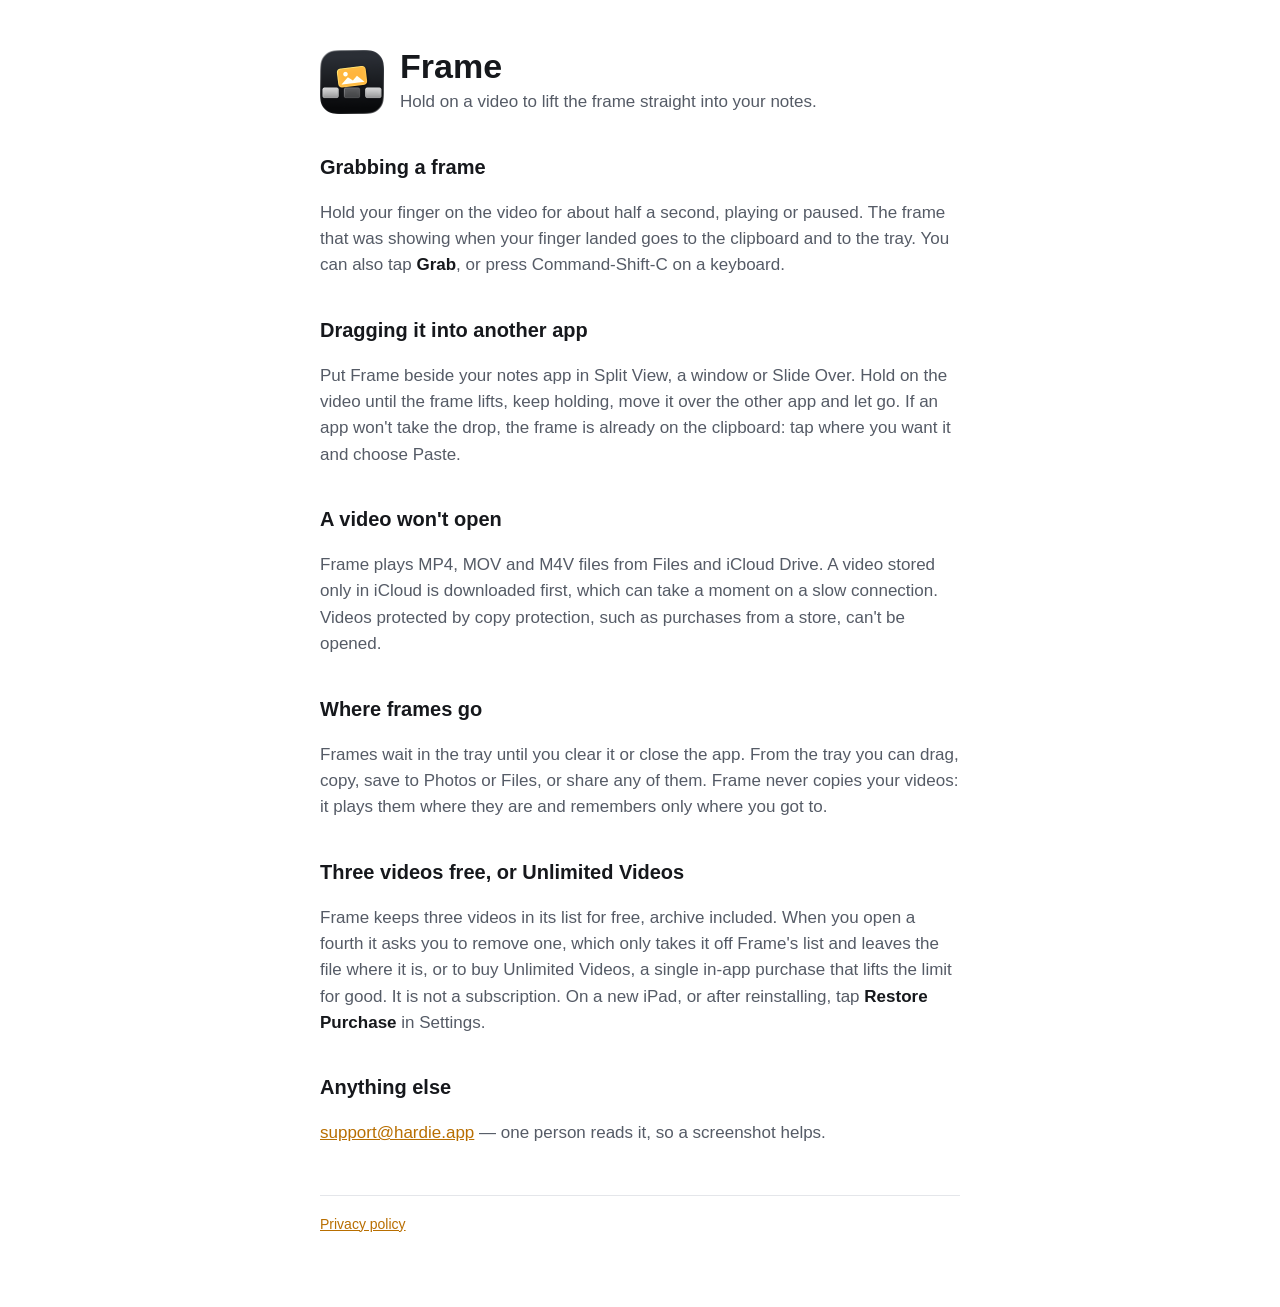
<file: index.html>
<!doctype html>
<html lang="en">
<head>
<meta charset="utf-8">
<meta name="viewport" content="width=device-width, initial-scale=1">
<title>Frame support</title>
<link rel="stylesheet" href="style.css">
</head>
<body>
<main>
<header>
  <img src="icon.png" alt="">
  <div>
    <h1>Frame</h1>
    <p>Hold on a video to lift the frame straight into your notes.</p>
  </div>
</header>

<h2>Grabbing a frame</h2>
<p>Hold your finger on the video for about half a second, playing or paused. The frame that was showing when your finger landed goes to the clipboard and to the tray. You can also tap <strong>Grab</strong>, or press Command-Shift-C on a keyboard.</p>

<h2>Dragging it into another app</h2>
<p>Put Frame beside your notes app in Split View, a window or Slide Over. Hold on the video until the frame lifts, keep holding, move it over the other app and let go. If an app won't take the drop, the frame is already on the clipboard: tap where you want it and choose Paste.</p>

<h2>A video won't open</h2>
<p>Frame plays MP4, MOV and M4V files from Files and iCloud Drive. A video stored only in iCloud is downloaded first, which can take a moment on a slow connection. Videos protected by copy protection, such as purchases from a store, can't be opened.</p>

<h2>Where frames go</h2>
<p>Frames wait in the tray until you clear it or close the app. From the tray you can drag, copy, save to Photos or Files, or share any of them. Frame never copies your videos: it plays them where they are and remembers only where you got to.</p>

<h2>Three videos free, or Unlimited Videos</h2>
<p>Frame keeps three videos in its list for free, archive included. When you open a fourth it asks you to remove one, which only takes it off Frame's list and leaves the file where it is, or to buy Unlimited Videos, a single in-app purchase that lifts the limit for good. It is not a subscription. On a new iPad, or after reinstalling, tap <strong>Restore Purchase</strong> in Settings.</p>

<h2>Anything else</h2>
<p><a href="mailto:support@hardie.app">support@hardie.app</a> — one person reads it, so a screenshot helps.</p>

<footer><a href="privacy.html">Privacy policy</a></footer>
</main>
</body>
</html>
</file>
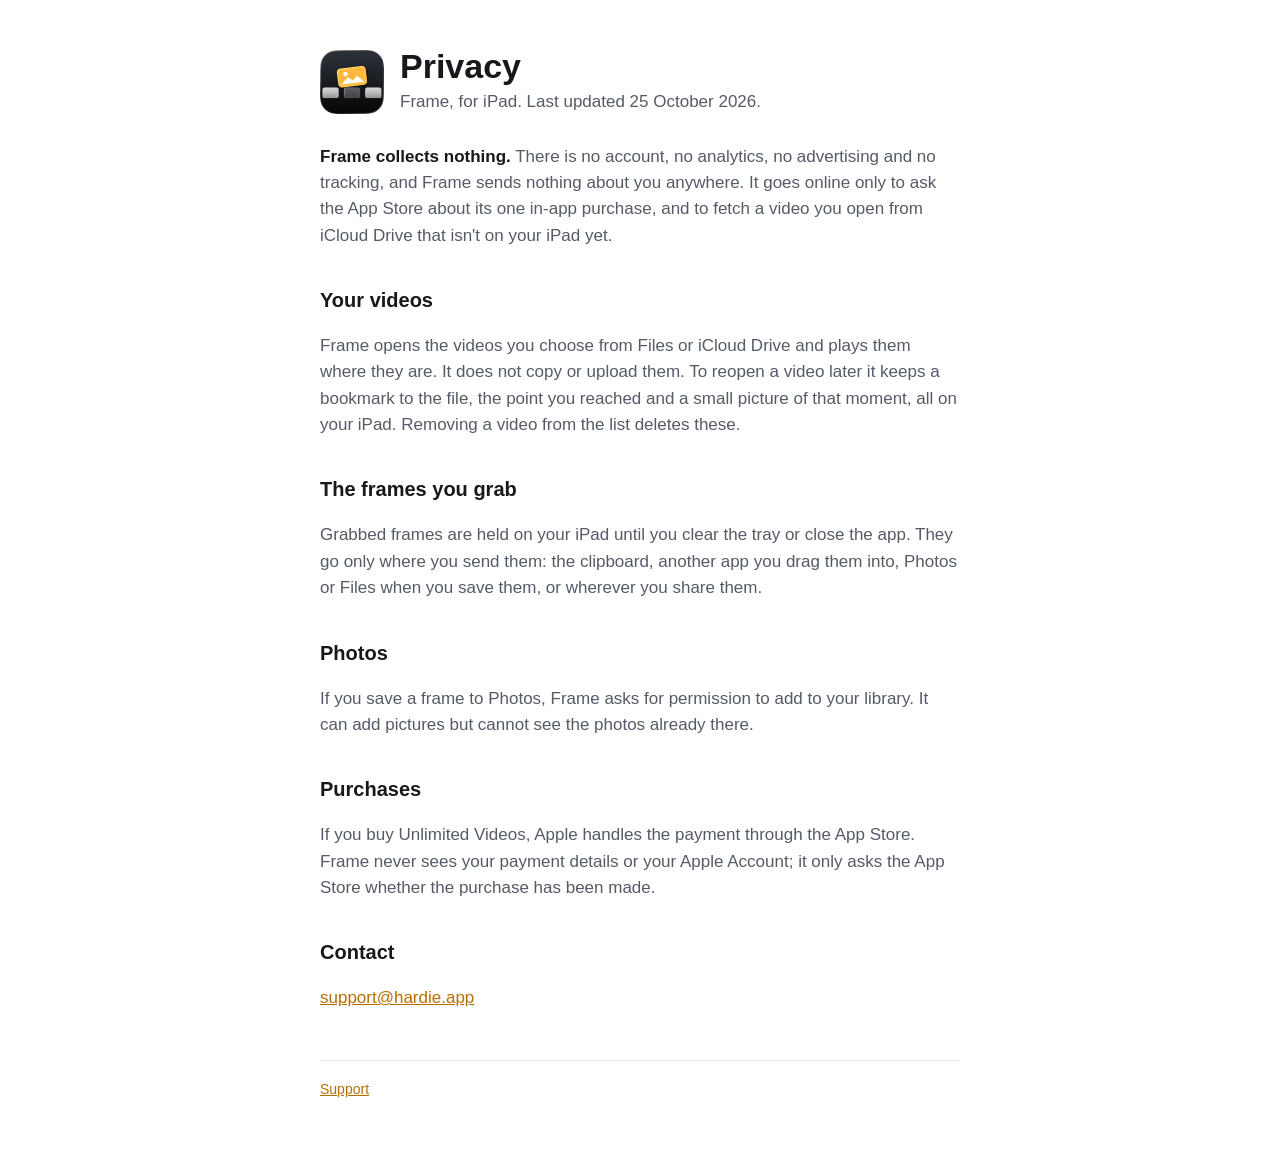
<file: privacy.html>
<!doctype html>
<html lang="en">
<head>
<meta charset="utf-8">
<meta name="viewport" content="width=device-width, initial-scale=1">
<title>Frame privacy</title>
<link rel="stylesheet" href="style.css">
</head>
<body>
<main>
<header>
  <img src="icon.png" alt="">
  <div>
    <h1>Privacy</h1>
    <p>Frame, for iPad. Last updated 25 October 2026.</p>
  </div>
</header>

<p><strong>Frame collects nothing.</strong> There is no account, no analytics, no advertising and no tracking, and Frame sends nothing about you anywhere. It goes online only to ask the App Store about its one in-app purchase, and to fetch a video you open from iCloud Drive that isn't on your iPad yet.</p>

<h2>Your videos</h2>
<p>Frame opens the videos you choose from Files or iCloud Drive and plays them where they are. It does not copy or upload them. To reopen a video later it keeps a bookmark to the file, the point you reached and a small picture of that moment, all on your iPad. Removing a video from the list deletes these.</p>

<h2>The frames you grab</h2>
<p>Grabbed frames are held on your iPad until you clear the tray or close the app. They go only where you send them: the clipboard, another app you drag them into, Photos or Files when you save them, or wherever you share them.</p>

<h2>Photos</h2>
<p>If you save a frame to Photos, Frame asks for permission to add to your library. It can add pictures but cannot see the photos already there.</p>

<h2>Purchases</h2>
<p>If you buy Unlimited Videos, Apple handles the payment through the App Store. Frame never sees your payment details or your Apple Account; it only asks the App Store whether the purchase has been made.</p>

<h2>Contact</h2>
<p><a href="mailto:support@hardie.app">support@hardie.app</a></p>

<footer><a href="index.html">Support</a></footer>
</main>
</body>
</html>
</file>
<file: style.css>
:root { --bg: #ffffff; --text: #16181c; --muted: #555b66; --rule: #e4e6ea; --accent: #b86e00; }
@media (prefers-color-scheme: dark) { :root { --bg: #090a0c; --text: #f2f2f2; --muted: #a9adb5; --rule: #23262c; --accent: #ffb53d; } }
* { box-sizing: border-box; }
body { margin: 0; background: var(--bg); color: var(--text); font: 17px/1.55 -apple-system, BlinkMacSystemFont, "Helvetica Neue", sans-serif; }
main { max-width: 680px; margin: 0 auto; padding: 48px 20px 72px; }
header { display: flex; align-items: center; gap: 16px; margin-bottom: 28px; }
header img { width: 64px; height: 64px; }
h1 { font-size: 34px; line-height: 1.1; margin: 0; }
header p { margin: 4px 0 0; color: var(--muted); }
h2 { font-size: 20px; margin: 36px 0 8px; }
p, li { color: var(--muted); }
strong { color: var(--text); }
a { color: var(--accent); }
footer { margin-top: 48px; padding-top: 18px; border-top: 1px solid var(--rule); font-size: 14px; color: var(--muted); }
</file>
